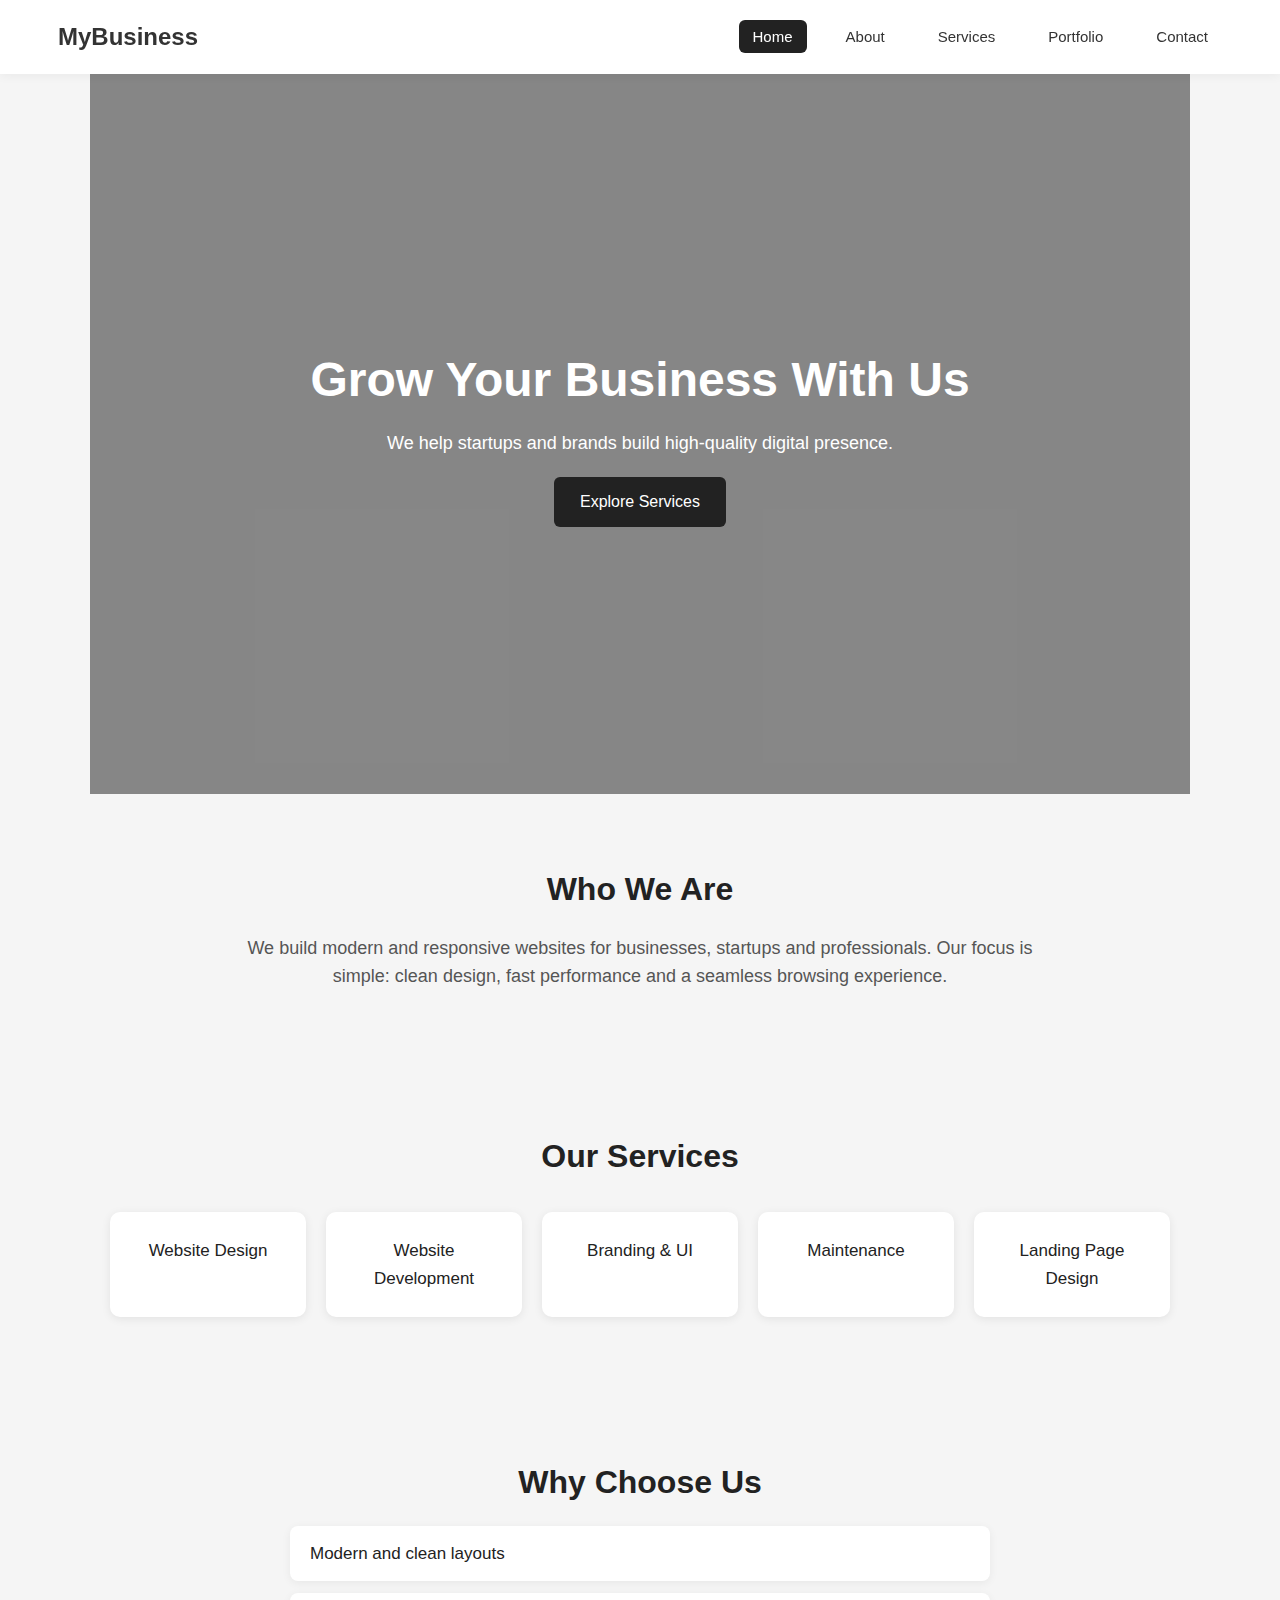
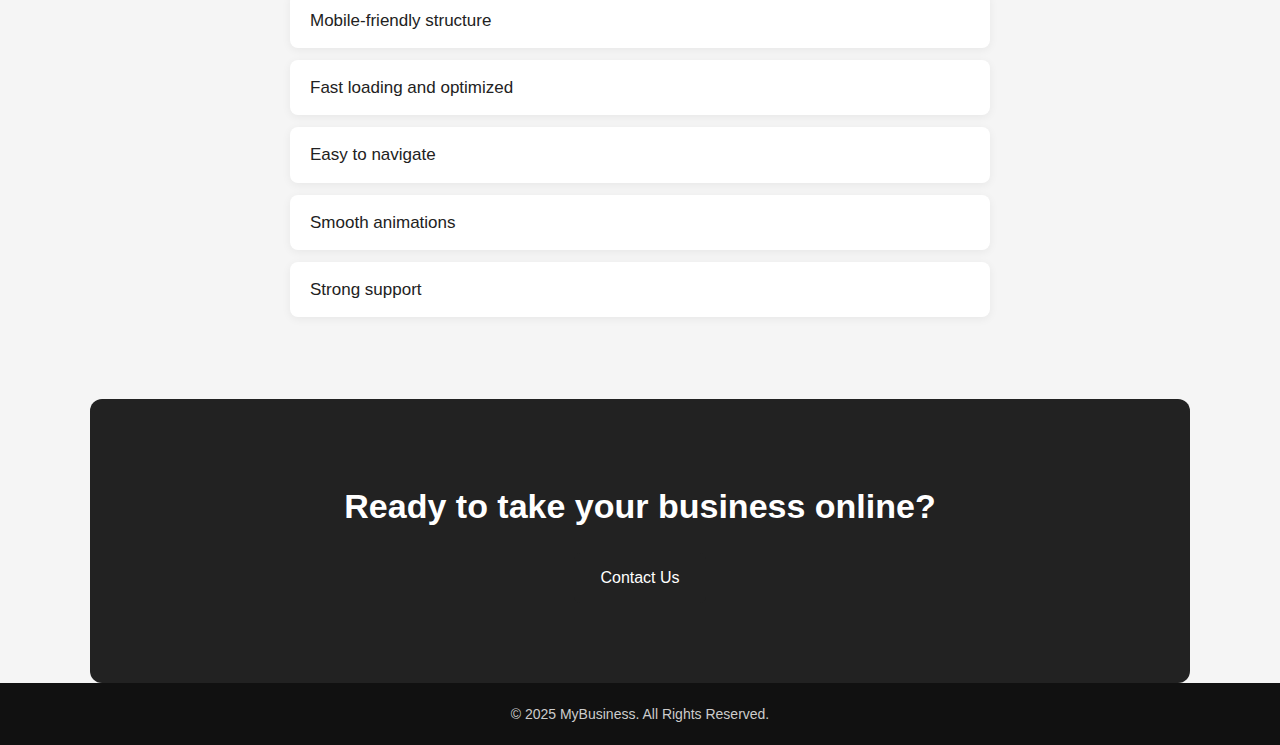
<file: index.html>
<!DOCTYPE html>
<html lang="en">
<head>
  <meta charset="UTF-8">
  <meta name="viewport" content="width=device-width, initial-scale=1">
  <title>Business Website - Home</title>
  <link rel="stylesheet" href="assets/css/style.css">
</head>

<body>
  <header>
    <nav>
      <div class="logo">MyBusiness</div>
      <ul>
        <li><a class="active" href="index.html">Home</a></li>
        <li><a href="about.html">About</a></li>
        <li><a href="services.html">Services</a></li>
        <li><a href="portfolio.html">Portfolio</a></li>
        <li><a href="contact.html">Contact</a></li>
      </ul>
    </nav>
  </header>

  <!-- HERO SECTION -->
  <section class="hero">
    <div class="hero-content">
      <h1>Grow Your Business With Us</h1>
      <p>We help startups and brands build high-quality digital presence.</p>
      <a href="services.html" class="btn">Explore Services</a>
    </div>
  </section>

  <!-- WHO WE ARE -->
  <section class="about-home">
    <h2>Who We Are</h2>
    <p>
      We build modern and responsive websites for businesses, startups and professionals.  
      Our focus is simple: clean design, fast performance and a seamless browsing experience.
    </p>
  </section>

  <!-- SERVICES SECTION -->
  <section class="services">
    <h2>Our Services</h2>
    <div class="service-boxes">
      <div class="box">Website Design</div>
      <div class="box">Website Development</div>
      <div class="box">Branding & UI</div>
      <div class="box">Maintenance</div>
      <div class="box">Landing Page Design</div>
    </div>
  </section>

  <!-- WHY CHOOSE US -->
  <section class="why-us">
    <h2>Why Choose Us</h2>
    <ul>
      <li>Modern and clean layouts</li>
      <li>Mobile-friendly structure</li>
      <li>Fast loading and optimized</li>
      <li>Easy to navigate</li>
      <li>Smooth animations</li>
      <li>Strong support</li>
    </ul>
  </section>

  <!-- CTA SECTION -->
  <section class="cta">
    <h2>Ready to take your business online?</h2>
    <a href="contact.html" class="btn">Contact Us</a>
  </section>

  <footer>
    <p>© 2025 MyBusiness. All Rights Reserved.</p>
  </footer>
</body>
</html>
</file>
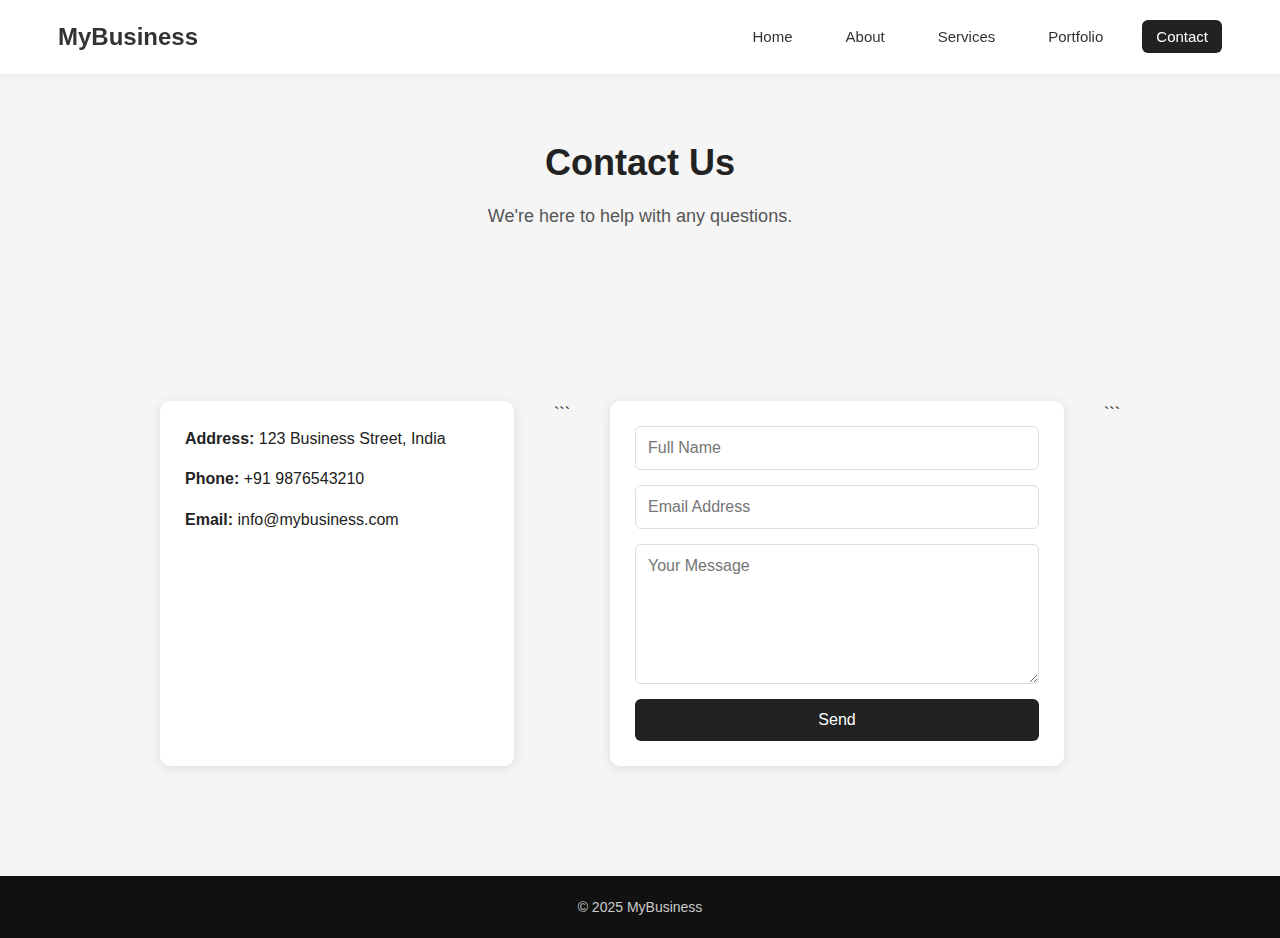
<file: contact.html>
<!DOCTYPE html>

<html lang="en">
<head>
  <meta charset="UTF-8">
  <meta name="viewport" content="width=device-width, initial-scale=1">
  <title>Contact - MyBusiness</title>
  <link rel="stylesheet" href="assets/css/style.css">
  <style>
    /* Minimal contact form overrides */
    .contact-wrapper {
      display: flex;
      flex-wrap: wrap;
      gap: 40px;
      width: 90%;
      max-width: 1000px;
      margin: 40px auto;
      justify-content: space-between;
    }
    .contact-info, .contact-form {
      background: #fff;
      padding: 25px;
      border-radius: 10px;
      box-shadow: 0 2px 12px rgba(0,0,0,0.1);
    }
    .contact-info { flex: 1 1 300px; }
    .contact-info p { margin-bottom: 15px; font-size: 16px; }
    .contact-form { flex: 1 1 400px; }
    .contact-form input, .contact-form textarea {
      display: block;
      width: 100%;
      padding: 12px;
      margin-bottom: 15px;
      border: 1px solid #ddd;
      border-radius: 6px;
      font-size: 16px;
    }
    .contact-form textarea { height: 140px; resize: vertical; }
    .contact-form button {
      display: block;
      width: 100%;
      padding: 12px;
      background: #222;
      color: #fff;
      border: none;
      border-radius: 6px;
      font-size: 16px;
      cursor: pointer;
    }
    .contact-form button:hover { background: #444; }
    @media(max-width:800px){.contact-wrapper{flex-direction:column;}}
  </style>
</head>
<body>
  <header>
    <nav>
      <div class="logo">MyBusiness</div>
      <ul>
        <li><a href="index.html">Home</a></li>
        <li><a href="about.html">About</a></li>
        <li><a href="services.html">Services</a></li>
        <li><a href="portfolio.html">Portfolio</a></li>
        <li><a class="active" href="contact.html">Contact</a></li>
      </ul>
    </nav>
  </header>

  <section class="contact-hero">
    <h1>Contact Us</h1>
    <p>We're here to help with any questions.</p>
  </section>

  <section class="contact-wrapper">
    <div class="contact-info">
      <p><strong>Address:</strong> 123 Business Street, India</p>
      <p><strong>Phone:</strong> +91 9876543210</p>
      <p><strong>Email:</strong> info@mybusiness.com</p>
    </div>

```
<form class="contact-form">
  <input type="text" placeholder="Full Name" required>
  <input type="email" placeholder="Email Address" required>
  <textarea placeholder="Your Message" required></textarea>
  <button type="submit">Send</button>
</form>
```

  </section>

  <footer>
    <p>© 2025 MyBusiness</p>
  </footer>
</body>
</html>
</file>
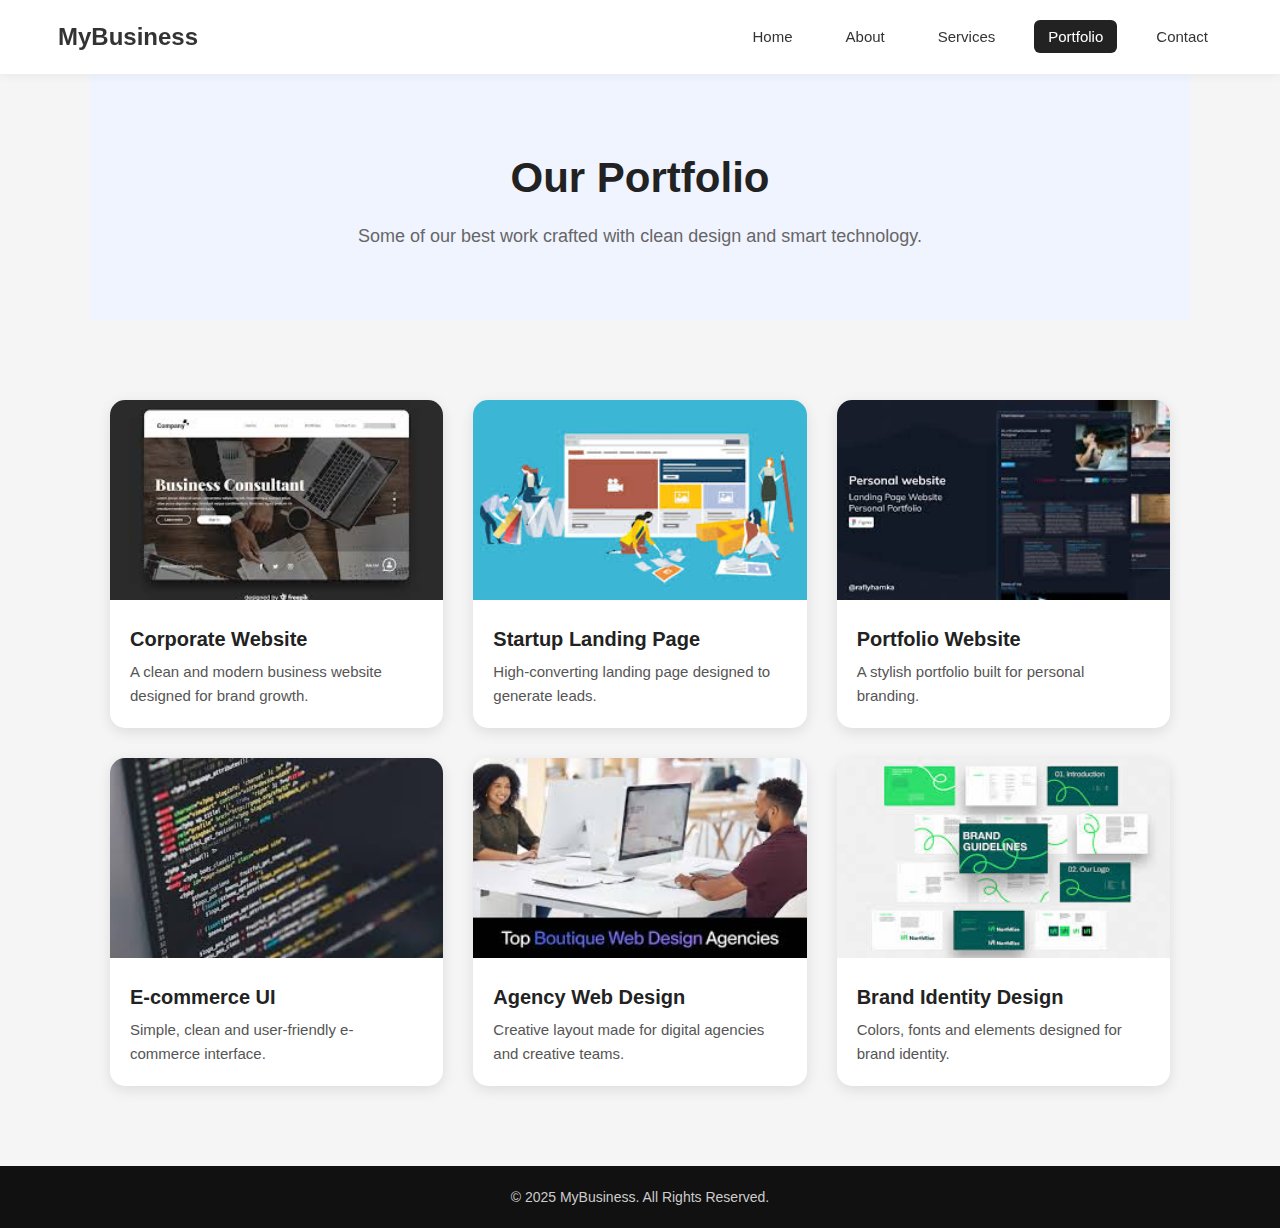
<file: portfolio.html>
<!DOCTYPE html>
<html lang="en">
<head>
  <meta charset="UTF-8">
  <meta name="viewport" content="width=device-width, initial-scale=1">
  <title>Portfolio - MyBusiness</title>
  <link rel="stylesheet" href="assets/css/style.css">
</head>

<body>

<header>
  <nav>
    <div class="logo">MyBusiness</div>
    <ul>
      <li><a href="index.html">Home</a></li>
      <li><a href="about.html">About</a></li>
      <li><a href="services.html">Services</a></li>
      <li><a class="active" href="portfolio.html">Portfolio</a></li>
      <li><a href="contact.html">Contact</a></li>
    </ul>
  </nav>
</header>

<!-- PORTFOLIO HERO -->
<section class="portfolio-hero">
  <h1>Our Portfolio</h1>
  <p>Some of our best work crafted with clean design and smart technology.</p>
</section>

<!-- PORTFOLIO GRID -->
<section class="portfolio-section">
  <div class="portfolio-container">

    <div class="portfolio-card">
      <img src="images/p1.jpg" alt="Project Image">
      <h3>Corporate Website</h3>
      <p>A clean and modern business website designed for brand growth.</p>
    </div>

    <div class="portfolio-card">
      <img src="images/p2.jpg" alt="Project Image">
      <h3>Startup Landing Page</h3>
      <p>High-converting landing page designed to generate leads.</p>
    </div>

    <div class="portfolio-card">
      <img src="images/p3.jpg" alt="Project Image">
      <h3>Portfolio Website</h3>
      <p>A stylish portfolio built for personal branding.</p>
    </div>

    <div class="portfolio-card">
      <img src="images/p4.jpg" alt="Project Image">
      <h3>E-commerce UI</h3>
      <p>Simple, clean and user-friendly e-commerce interface.</p>
    </div>

    <div class="portfolio-card">
      <img src="images/p5.jpg" alt="Project Image">
      <h3>Agency Web Design</h3>
      <p>Creative layout made for digital agencies and creative teams.</p>
    </div>

    <div class="portfolio-card">
      <img src="images/p6.jpg" alt="Project Image">
      <h3>Brand Identity Design</h3>
      <p>Colors, fonts and elements designed for brand identity.</p>
    </div>

  </div>
</section>

<footer>
  <p>© 2025 MyBusiness. All Rights Reserved.</p>
</footer>

</body>
</html>
</file>
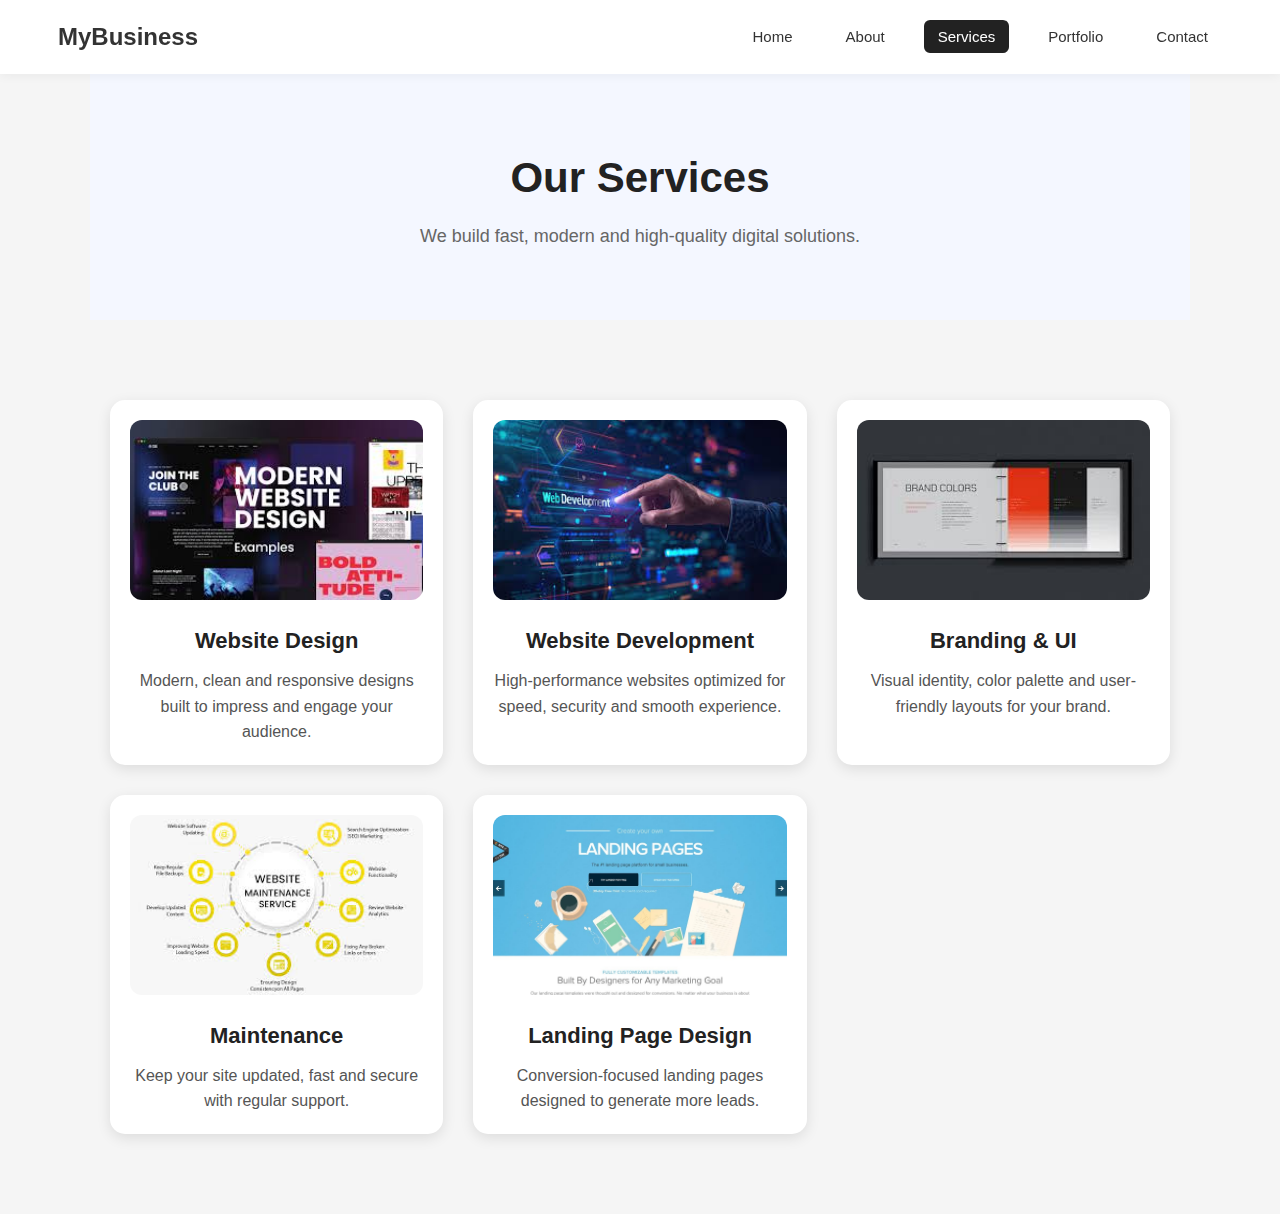
<file: services.html>
<!DOCTYPE html>
<html lang="en">
<head>
  <meta charset="UTF-8">
  <meta name="viewport" content="width=device-width, initial-scale=1">
  <title>Our Services - MyBusiness</title>
  <link rel="stylesheet" href="assets/css/style.css">
</head>

<body>

  <header>
    <nav>
      <div class="logo">MyBusiness</div>
      <ul>
        <li><a href="index.html">Home</a></li>
        <li><a href="about.html">About</a></li>
        <li><a class="active" href="services.html">Services</a></li>
        <li><a href="portfolio.html">Portfolio</a></li>
        <li><a href="contact.html">Contact</a></li>
      </ul>
    </nav>
  </header>

  <!-- PAGE HERO -->
  <section class="service-hero">
    <h1>Our Services</h1>
    <p>We build fast, modern and high-quality digital solutions.</p>
  </section>

  <!-- SERVICES BOXES -->
  <section class="service-section">
    <div class="service-container">

      <div class="service-card">
        <img src="images/service1.jpg" alt="Website Design">
        <h3>Website Design</h3>
        <p>Modern, clean and responsive designs built to impress and engage your audience.</p>
      </div>

      <div class="service-card">
        <img src="images/service2.jpg" alt="Website Development">
        <h3>Website Development</h3>
        <p>High-performance websites optimized for speed, security and smooth experience.</p>
      </div>

      <div class="service-card">
        <img src="/images/service3.jpg" alt="Branding UI">
        <h3>Branding & UI</h3>
        <p>Visual identity, color palette and user-friendly layouts for your brand.</p>
      </div>

      <div class="service-card">
        <img src="images/service4.jpg" alt="Maintenance">
        <h3>Maintenance</h3>
        <p>Keep your site updated, fast and secure with regular support.</p>
      </div>

      <div class="service-card">
        <img src="images/service5.jpg" alt="Landing Page">
        <h3>Landing Page Design</h3>
        <p>Conversion-focused landing pages designed to generate more leads.</p>
      </div>

    </div>
  </section>

</body>
</html>
</file>
<file: assets/css/style.css>
/* RESET */
* {
  margin: 0;
  padding: 0;
  box-sizing: border-box;
  font-family: "Inter", sans-serif;
}

body {
  background: #f5f5f5;
  color: #222;
  line-height: 1.6;
}

/* NAVBAR */
header {
  background: #fff;
  box-shadow: 0 2px 10px rgba(0,0,0,0.05);
  position: sticky;
  top: 0;
  z-index: 1000;
}

nav {
  max-width: 1200px;
  margin: auto;
  padding: 18px;
  display: flex;
  justify-content: space-between;
  align-items: center;
}

nav .logo {
  font-size: 24px;
  font-weight: 700;
  color: #333;
}

nav ul {
  list-style: none;
  display: flex;
  gap: 25px;
}

nav ul li a {
  text-decoration: none;
  color: #333;
  font-size: 15px;
  padding: 8px 14px;
  border-radius: 6px;
  transition: 0.3s;
}

nav ul li a:hover,
nav ul li a.active {
  background: #222;
  color: #fff;
}

/* HERO */
.hero {
  height: 80vh;
  background: url("https://images.unsplash.com/photo-1498050108023-c5249f4df085") center/cover no-repeat;
  display: flex;
  align-items: center;
  justify-content: center;
  text-align: center;
  position: relative;
}

.hero::after {
  content: "";
  position: absolute;
  inset: 0;
  background: rgba(0,0,0,0.45);
}

.hero-content {
  position: relative;
  z-index: 2;
  color: #fff;
  max-width: 700px;
}

.hero h1 {
  font-size: 48px;
  margin-bottom: 10px;
}

.hero p {
  font-size: 18px;
  margin-bottom: 20px;
}

/* BUTTON */
.btn {
  display: inline-block;
  padding: 12px 26px;
  background: #222;
  color: #fff;
  text-decoration: none;
  font-size: 16px;
  border-radius: 6px;
  transition: 0.3s;
}

.btn:hover {
  background: #444;
}

/* SECTIONS */
section {
  padding: 70px 20px;
  max-width: 1100px;
  margin: auto;
}

h2 {
  font-size: 32px;
  margin-bottom: 18px;
  text-align: center;
}

/* WHO WE ARE */
.about-home p {
  text-align: center;
  max-width: 800px;
  margin: auto;
  font-size: 18px;
  color: #555;
}

/* SERVICES */
.services .service-boxes {
  display: grid;
  grid-template-columns: repeat(auto-fit, minmax(180px, 1fr));
  gap: 20px;
  margin-top: 30px;
}

.services .box {
  background: #fff;
  padding: 25px;
  border-radius: 10px;
  text-align: center;
  font-size: 17px;
  box-shadow: 0 2px 10px rgba(0,0,0,0.08);
  transition: 0.3s;
}

.services .box:hover {
  transform: translateY(-5px);
}

/* WHY CHOOSE US */
.why-us ul {
  max-width: 700px;
  margin: auto;
  list-style: none;
  padding-left: 0;
}

.why-us ul li {
  background: #fff;
  padding: 14px 20px;
  border-radius: 8px;
  margin-bottom: 12px;
  font-size: 17px;
  box-shadow: 0 2px 10px rgba(0,0,0,0.06);
}

/* CTA */
.cta {
  background: #222;
  color: #fff;
  text-align: center;
  padding: 80px 20px;
  border-radius: 12px;
}

.cta h2 {
  margin-bottom: 20px;
  font-size: 34px;
}

/* FOOTER */
footer {
  text-align: center;
  padding: 20px;
  background: #111;
  color: #ccc;
  font-size: 14px;
}

/* ABOUT HERO */
.about-hero {
  height: 50vh;
  background: url("https://images.unsplash.com/photo-1556761175-4b46a572b786") center/cover no-repeat;
  display: flex;
  align-items: center;
  justify-content: center;
  position: relative;
}

.about-hero::after {
  content: "";
  position: absolute;
  inset: 0;
  background: rgba(0,0,0,0.45);
}

.about-hero-text {
  position: relative;
  color: #fff;
  text-align: center;
  max-width: 700px;
}

.about-hero h1 {
  font-size: 42px;
  margin-bottom: 10px;
}

.about-hero p {
  font-size: 18px;
}

/* ABOUT SECTION */
.about-section {
  padding: 80px 20px;
}

.about-container {
  display: flex;
  gap: 40px;
  align-items: center;
  max-width: 1100px;
  margin: auto;
}

.about-text {
  flex: 1;
}

.about-text p {
  margin-bottom: 18px;
  color: #555;
  font-size: 18px;
}

.about-img {
  flex: 1;
}

.about-img img {
  width: 100%;
  border-radius: 12px;
  box-shadow: 0 4px 14px rgba(0,0,0,0.1);
}

/* RESPONSIVE */
@media(max-width: 800px) {
  .about-container {
    flex-direction: column;
    text-align: center;
  }
}

/* SERVICE HERO */
.service-hero {
  text-align: center;
  padding: 70px 20px;
  background: #f4f7ff;
}

.service-hero h1 {
  font-size: 42px;
  margin-bottom: 10px;
  color: #222;
}

.service-hero p {
  font-size: 18px;
  color: #666;
}

/* SERVICE SECTION */
.service-section {
  padding: 80px 20px;
}

.service-container {
  max-width: 1200px;
  margin: auto;
  display: grid;
  grid-template-columns: repeat(auto-fit, minmax(260px, 1fr));
  gap: 30px;
}

.service-card {
  background: #fff;
  padding: 20px;
  border-radius: 15px;
  box-shadow: 0 4px 14px rgba(0,0,0,0.1);
  transition: 0.3s;
  text-align: center;
}

.service-card:hover {
  transform: translateY(-8px);
  box-shadow: 0 8px 18px rgba(0,0,0,0.15);
}

.service-card img {
  width: 100%;
  height: 180px;
  object-fit: cover;
  border-radius: 12px;
  margin-bottom: 15px;
}

.service-card h3 {
  font-size: 22px;
  margin-bottom: 10px;
  color: #222;
}

.service-card p {
  font-size: 16px;
  color: #555;
}

/* PORTFOLIO HERO */
.portfolio-hero {
  text-align: center;
  padding: 70px 20px;
  background: #f0f4ff;
}

.portfolio-hero h1 {
  font-size: 42px;
  margin-bottom: 10px;
  color: #222;
}

.portfolio-hero p {
  font-size: 18px;
  color: #666;
}

/* PORTFOLIO GRID */
.portfolio-section {
  padding: 80px 20px;
}

.portfolio-container {
  max-width: 1200px;
  margin: auto;
  display: grid;
  grid-template-columns: repeat(auto-fit, minmax(270px, 1fr));
  gap: 30px;
}

.portfolio-card {
  background: white;
  border-radius: 15px;
  overflow: hidden;
  box-shadow: 0 4px 14px rgba(0,0,0,0.1);
  transition: 0.3s;
}

.portfolio-card:hover {
  transform: translateY(-8px);
  box-shadow: 0 10px 20px rgba(0,0,0,0.2);
}

.portfolio-card img {
  width: 100%;
  height: 200px;
  object-fit: cover;
}

.portfolio-card h3 {
  padding: 15px 20px 5px;
  font-size: 20px;
  color: #222;
}

.portfolio-card p {
  padding: 0 20px 20px;
  font-size: 15px;
  color: #555;
}

/* Minimal Contact CSS */
body {
  font-family: "Inter", sans-serif;
  background: #f5f5f5;
  color: #222;
  line-height: 1.6;
  padding: 0;
  margin: 0;
}

.contact-hero {
  text-align: center;
  padding: 60px 20px;
}

.contact-hero h1 {
  font-size: 36px;
  margin-bottom: 10px;
}

.contact-hero p {
  font-size: 18px;
  color: #555;
}

.contact-wrapper {
  display: flex;
  flex-wrap: wrap;
  gap: 40px;
  width: 90%;
  max-width: 1000px;
  margin: 40px auto;
  justify-content: space-between;
}

.contact-info, .contact-form {
  background: #fff;
  padding: 25px;
  border-radius: 10px;
  box-shadow: 0 2px 12px rgba(0,0,0,0.1);
}

.contact-info {
  flex: 1 1 300px;
}

.contact-info p {
  margin-bottom: 15px;
  font-size: 16px;
}

.contact-form {
  flex: 1 1 400px;
}

.contact-form input,
.contact-form textarea {
  display: block;
  width: 100%;
  padding: 12px;
  margin-bottom: 15px;
  border: 1px solid #ddd;
  border-radius: 6px;
  font-size: 16px;
}

.contact-form textarea {
  height: 140px;
  resize: vertical;
}

.contact-form button {
  display: block;
  width: 100%;
  padding: 12px;
  background: #222;
  color: #fff;
  border: none;
  border-radius: 6px;
  font-size: 16px;
  cursor: pointer;
}

.contact-form button:hover {
  background: #444;
}

@media(max-width: 800px) {
  .contact-wrapper {
    flex-direction: column;
  }
}
</file>
